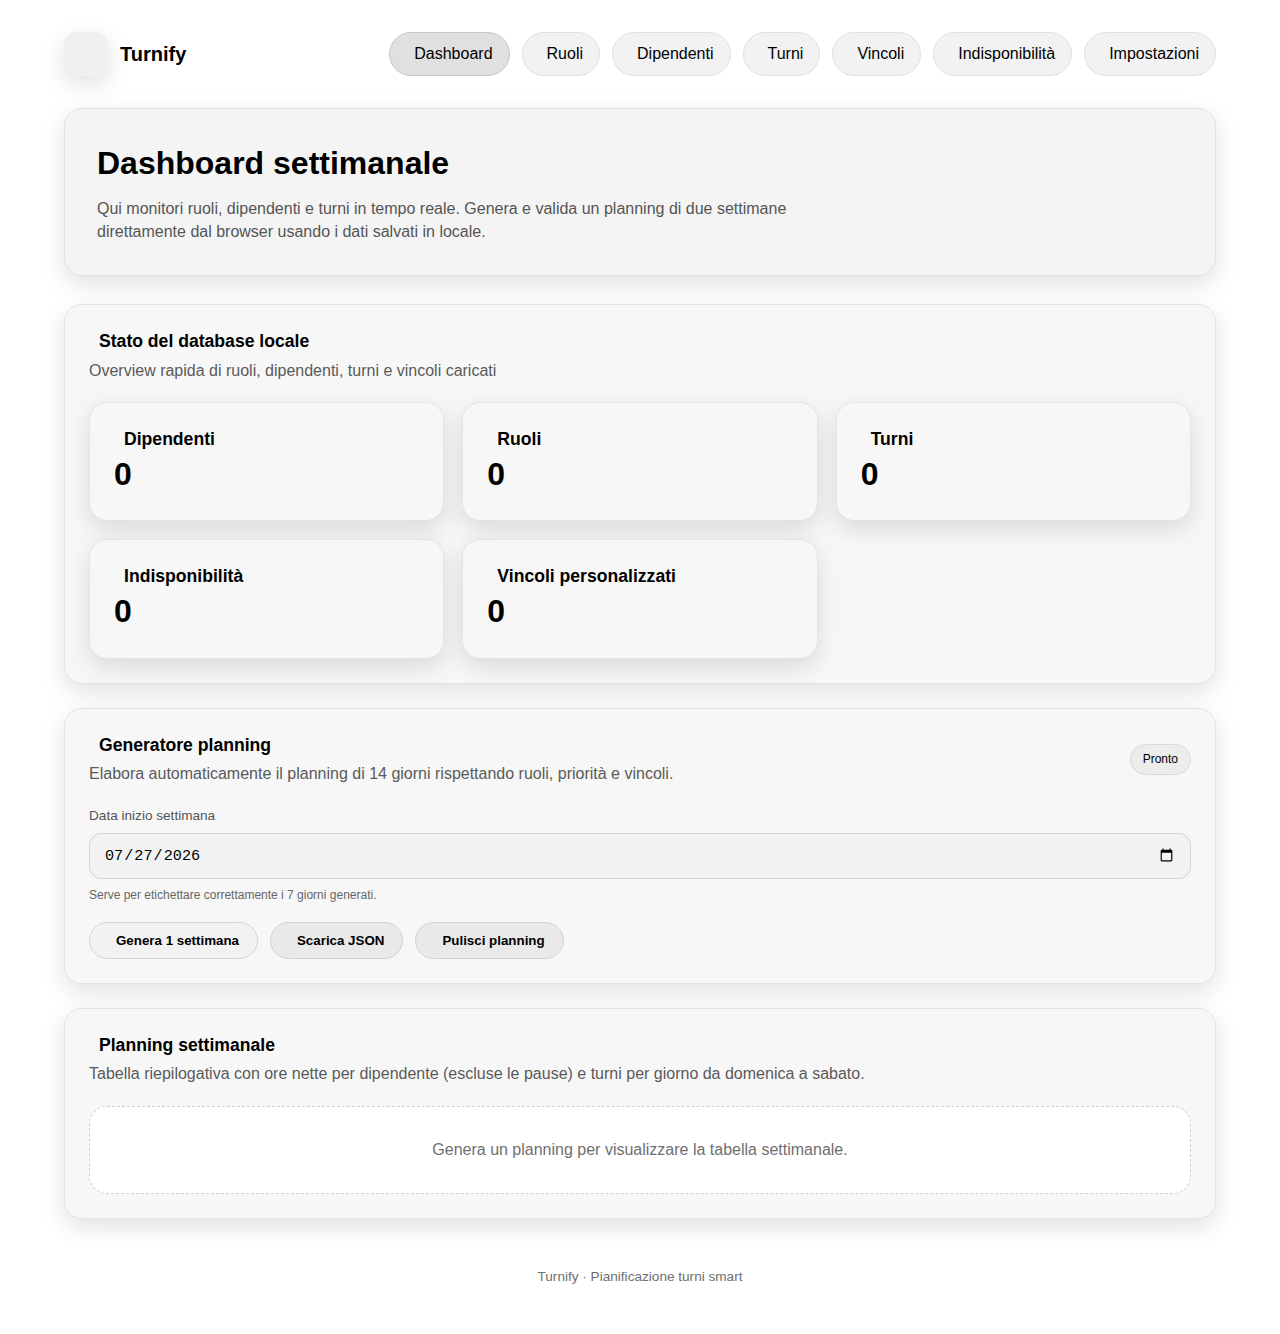
<file: index.html>
<!DOCTYPE html>
<html lang="it">

<head>
	<meta charset="UTF-8" />
	<meta name="viewport" content="width=device-width, initial-scale=1.0" />
	<title>Turnify | Dashboard</title>
	<link rel="stylesheet" href="https://cdnjs.cloudflare.com/ajax/libs/font-awesome/6.5.1/css/all.min.css"
		integrity="sha512-DTOQO9RWCH3ppGqcWaEA1BIZOC6xxalwEsw9c2QQeAIftl+Vegovlnee1c9QX4TctnWMn13TZye+giMm8e2LwA=="
		crossorigin="anonymous" referrerpolicy="no-referrer" />
	<link rel="stylesheet" href="css/stile.css" />
	<link rel="stylesheet" href="css/form.css" />
</head>

<body>
	<div class="app-shell">
		<header class="app-header">
			<div class="brand">
				<div class="brand-badge"><i class="fa-solid fa-rotate"></i></div>
				<span>Turnify</span>
			</div>
			<nav class="app-nav">
				<a class="nav-link active" href="index.html"><i class="fa-solid fa-table-columns"></i>Dashboard</a>
				<a class="nav-link" href="ruoli.html"><i class="fa-solid fa-layer-group"></i>Ruoli</a>
				<a class="nav-link" href="dipendenti.html"><i class="fa-solid fa-user-group"></i>Dipendenti</a>
				<a class="nav-link" href="turni.html"><i class="fa-solid fa-business-time"></i>Turni</a>
				<a class="nav-link" href="vincoli.html"><i class="fa-solid fa-scale-balanced"></i>Vincoli</a>
				<a class="nav-link" href="indisponibilità.html"><i class="fa-solid fa-calendar-times"></i>Indisponibilità</a>
				<a class="nav-link" href="impostazioni.html"><i class="fa-solid fa-gear"></i>Impostazioni</a>
			</nav>
		</header>

		<main class="page-content">
			<section class="page-hero">
				<h1>Dashboard settimanale</h1>
				<p>Qui monitori ruoli, dipendenti e turni in tempo reale. Genera e valida un planning di due settimane
					direttamente dal browser usando i dati salvati in locale.</p>
			</section>

			<section class="page-body" id="dashboardRoot">
				<div class="app-message hidden" id="dashboardMessage"></div>
				<div class="card">
					<div class="card-header">
						<div>
							<p class="card-title"><i class="fa-solid fa-chart-pie"></i>Stato del database locale</p>
							<p class="card-description">Overview rapida di ruoli, dipendenti, turni e vincoli caricati</p>
						</div>
					</div>
					<div class="grid three-columns" id="dashboardMetrics"></div>
				</div>

				<div class="card">
					<div class="card-header">
						<div>
							<p class="card-title"><i class="fa-solid fa-calendar-week"></i>Generatore planning</p>
							<p class="card-description">Elabora automaticamente il planning di 14 giorni rispettando ruoli, priorità e
								vincoli.</p>
						</div>
						<div class="chip" id="planningStatus">Pronto</div>
					</div>

					<div class="form-grid one-column">
						<div class="form-field">
							<label for="planningStart">Data inizio settimana</label>
							<input type="date" id="planningStart" />
							<p class="helper-text">Serve per etichettare correttamente i 7 giorni generati.</p>
						</div>
					</div>

					<div class="form-actions">
						<button class="button" id="generatePlanning"><i class="fa-solid fa-bolt"></i>Genera 1 settimana</button>
						<button class="button secondary" id="downloadPlanning"><i class="fa-solid fa-file-arrow-down"></i>Scarica
							JSON</button>
						<button class="button secondary" id="clearPlanning"><i class="fa-solid fa-trash"></i>Pulisci planning</button>
					</div>
				</div>

				<div class="card">
					<div class="card-header">
						<div>
							<p class="card-title"><i class="fa-solid fa-grid-2"></i>Planning settimanale</p>
							<p class="card-description">Tabella riepilogativa con ore nette per dipendente (escluse le pause) e turni per
								giorno da domenica a sabato.</p>
						</div>
					</div>
					<div id="planningMatrix" class="grid"></div>
				</div>
			</section>
		</main>

		<footer>Turnify · Pianificazione turni smart</footer>
	</div>

	<script src="js/planning.js" defer></script>
	<script src="js/index.js" defer></script>
</body>

</html>
</file>
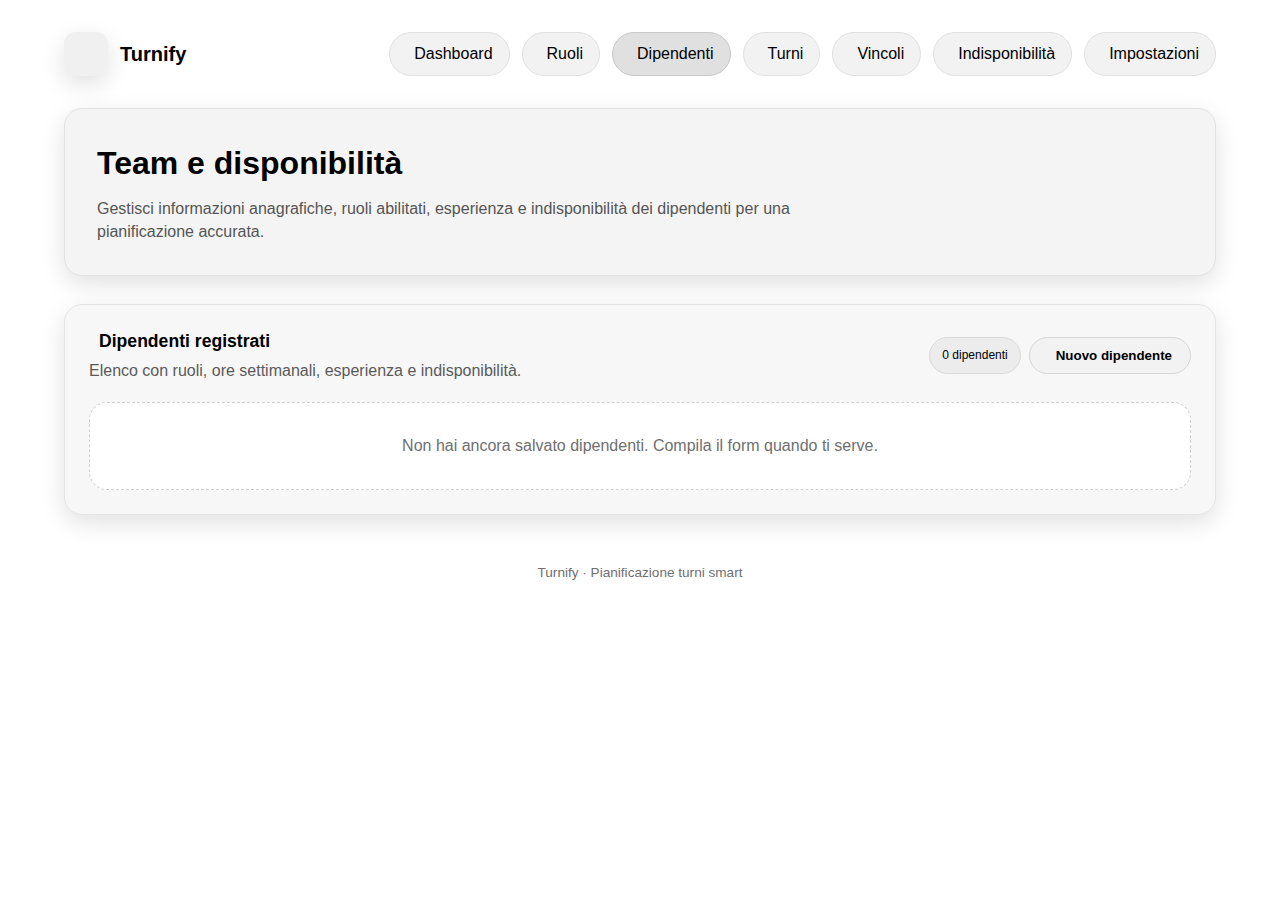
<file: dipendenti.html>
<!DOCTYPE html>
<html lang="it">

<head>
	<meta charset="UTF-8" />
	<meta name="viewport" content="width=device-width, initial-scale=1.0" />
	<title>Turnify | Gestione Dipendenti</title>
	<link rel="stylesheet" href="https://cdnjs.cloudflare.com/ajax/libs/font-awesome/6.5.1/css/all.min.css"
		integrity="sha512-DTOQO9RWCH3ppGqcWaEA1BIZOC6xxalwEsw9c2QQeAIftl+Vegovlnee1c9QX4TctnWMn13TZye+giMm8e2LwA=="
		crossorigin="anonymous" referrerpolicy="no-referrer" />
	<link rel="stylesheet" href="css/stile.css" />
	<link rel="stylesheet" href="css/form.css" />
</head>

<body>
	<div class="app-shell">
		<header class="app-header">
			<div class="brand">
				<div class="brand-badge"><i class="fa-solid fa-rotate"></i></div>
				<span>Turnify</span>
			</div>
			<nav class="app-nav">
				<a class="nav-link" href="index.html"><i class="fa-solid fa-table-columns"></i>Dashboard</a>
				<a class="nav-link" href="ruoli.html"><i class="fa-solid fa-layer-group"></i>Ruoli</a>
				<a class="nav-link active" href="dipendenti.html"><i class="fa-solid fa-user-group"></i>Dipendenti</a>
				<a class="nav-link" href="turni.html"><i class="fa-solid fa-business-time"></i>Turni</a>
				<a class="nav-link" href="vincoli.html"><i class="fa-solid fa-scale-balanced"></i>Vincoli</a>
				<a class="nav-link" href="indisponibilità.html"><i class="fa-solid fa-calendar-times"></i>Indisponibilità</a>
				<a class="nav-link" href="impostazioni.html"><i class="fa-solid fa-gear"></i>Impostazioni</a>
			</nav>
		</header>

		<main class="page-content">
			<section class="page-hero">
				<h1>Team e disponibilità</h1>
				<p>Gestisci informazioni anagrafiche, ruoli abilitati, esperienza e indisponibilità dei dipendenti per una
					pianificazione accurata.</p>
			</section>

			<section class="page-body">
				<div class="app-message hidden" id="employeesMessage"></div>
				<div class="card">
					<div class="card-header">
						<div>
							<p class="card-title"><i class="fa-solid fa-users"></i>Dipendenti registrati</p>
							<p class="card-description">Elenco con ruoli, ore settimanali, esperienza e indisponibilità.</p>
						</div>
						<div class="list-inline">
							<div class="chip" id="employeeCounter">0 dipendenti</div>
							<button class="button" id="openEmployeeForm"><i class="fa-solid fa-plus"></i>Nuovo dipendente</button>
						</div>
					</div>
					<div id="employeeList" class="grid"></div>
					<div id="employeeEmptyState" class="empty-state">
						<i class="fa-solid fa-user-group"></i>
						<p>Non hai ancora salvato dipendenti. Compila il form quando ti serve.</p>
					</div>
				</div>

				<div id="employeeFormPanel" class="form-panel hidden">
					<div class="form-card">
						<h2><i class="fa-solid fa-user-plus"></i>Gestisci dipendente</h2>
						<div id="employeeForm"></div>
					</div>
				</div>
			</section>
		</main>

		<footer>Turnify · Pianificazione turni smart</footer>
	</div>

	<script src="js/dipendenti.js" defer></script>
</body>

</html>
</file>
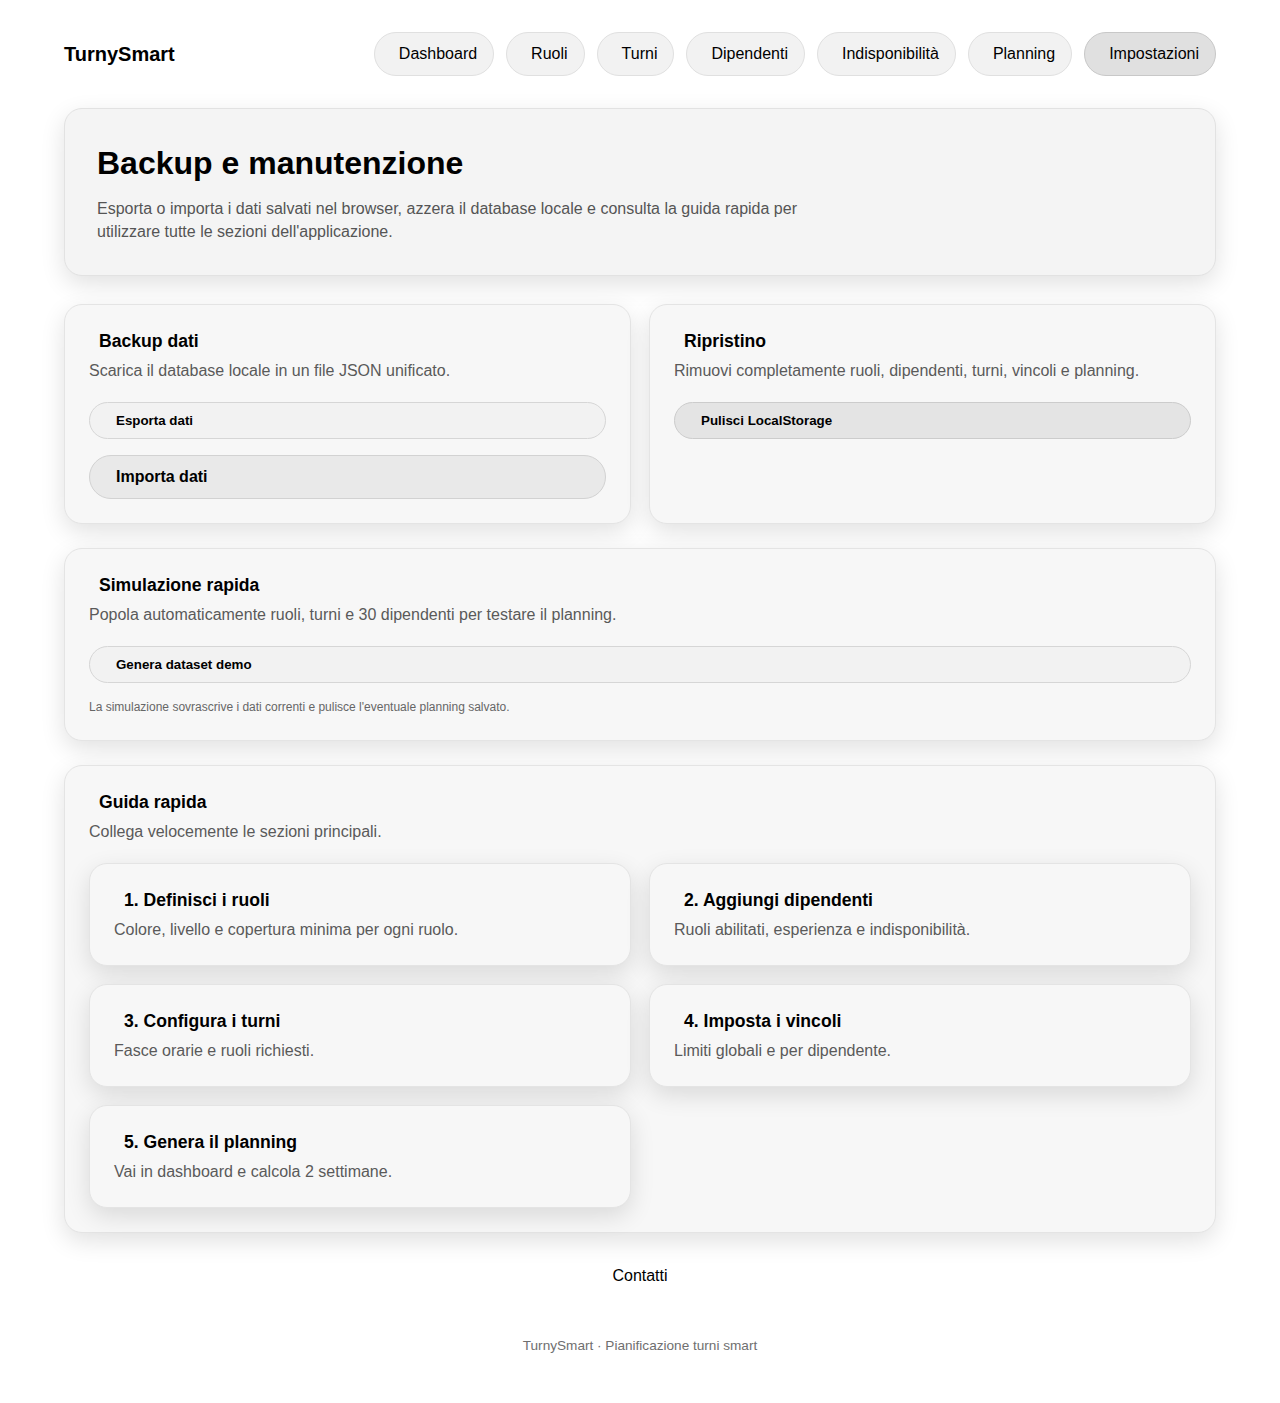
<file: impostazioni.html>
<!DOCTYPE html>
<html lang="it">

<head>
	<meta charset="UTF-8" />
	<meta name="viewport" content="width=device-width, initial-scale=1.0" />
	<title>TurnySmart | Impostazioni &amp; Backup</title>
	<link rel="stylesheet" href="https://cdnjs.cloudflare.com/ajax/libs/font-awesome/6.5.1/css/all.min.css"
		integrity="sha512-DTOQO9RWCH3ppGqcWaEA1BIZOC6xxalwEsw9c2QQeAIftl+Vegovlnee1c9QX4TctnWMn13TZye+giMm8e2LwA=="
		crossorigin="anonymous" referrerpolicy="no-referrer" />
	<link rel="stylesheet" href="css/stile.css" />
	<link rel="stylesheet" href="css/form.css" />
	<link rel="icon" type="image/png" href="icons/favicon-96x96.png" sizes="96x96" />
	<link rel="icon" type="image/svg+xml" href="icons/favicon.svg" />
	<link rel="shortcut icon" href="icons/favicon.ico" />
	<link rel="apple-touch-icon" sizes="180x180" href="icons/apple-touch-icon.png" />
	<meta name="apple-mobile-web-app-title" content="TurnySmart" />
	<link rel="manifest" href="icons/site.webmanifest" />
</head>

<body>
	<div class="app-shell">
		<header class="app-header">
			<div class="brand">
				<span>TurnySmart</span>
			</div>
			<nav class="app-nav">
				<a class="nav-link" href="index.html"><i class="fa-solid fa-table-columns"></i>Dashboard</a>
				<a class="nav-link" href="ruoli.html"><i class="fa-solid fa-layer-group"></i>Ruoli</a>
				<a class="nav-link" href="turni.html"><i class="fa-solid fa-business-time"></i>Turni</a>
				<a class="nav-link" href="dipendenti.html"><i class="fa-solid fa-user-group"></i>Dipendenti</a>
				<a class="nav-link" href="indisponibilità.html"><i
						class="fa-solid fa-calendar-times"></i>Indisponibilità</a>
				<a class="nav-link" href="planning.html"><i class="fa-solid fa-calendar-check"></i>Planning</a>
				<a class="nav-link active" href="impostazioni.html"><i class="fa-solid fa-gear"></i>Impostazioni</a>
			</nav>
		</header>

		<main class="page-content">
			<section class="page-hero">
				<h1>Backup e manutenzione</h1>
				<p>Esporta o importa i dati salvati nel browser, azzera il database locale e consulta la guida rapida
					per
					utilizzare tutte le sezioni dell'applicazione.</p>
			</section>

			<section class="page-body">
				<div class="app-message hidden" id="settingsMessage"></div>
				<div class="grid two-columns">
					<div class="card">
						<div class="card-header">
							<div>
								<p class="card-title"><i class="fa-solid fa-file-export"></i>Backup dati</p>
								<p class="card-description">Scarica il database locale in un file JSON unificato.</p>
							</div>
						</div>
						<div class="form-grid">
							<button class="button" id="exportData"><i class="fa-solid fa-file-arrow-down"></i>Esporta
								dati</button>
							<label class="button secondary" for="importData">
								<i class="fa-solid fa-file-arrow-up"></i>
								Importa dati
							</label>
							<input type="file" id="importData" accept="application/json" hidden />
						</div>
					</div>

					<div class="card">
						<div class="card-header">
							<div>
								<p class="card-title"><i class="fa-solid fa-trash"></i>Ripristino</p>
								<p class="card-description">Rimuovi completamente ruoli, dipendenti, turni, vincoli e
									planning.</p>
							</div>
						</div>
						<div class="form-grid">
							<button class="button danger" id="resetAll"><i
									class="fa-solid fa-triangle-exclamation"></i>Pulisci
								LocalStorage</button>
						</div>
					</div>
				</div>

				<div class="card">
					<div class="card-header">
						<div>
							<p class="card-title"><i class="fa-solid fa-wand-magic-sparkles"></i>Simulazione rapida</p>
							<p class="card-description">Popola automaticamente ruoli, turni e 30 dipendenti per testare
								il planning.</p>
						</div>
					</div>
					<div class="form-grid">
						<button class="button" id="seedSimulation"><i class="fa-solid fa-meteor"></i>Genera dataset
							demo</button>
						<p class="helper-text">La simulazione sovrascrive i dati correnti e pulisce l'eventuale planning
							salvato.</p>
					</div>
				</div>

				<div class="card">
					<div class="card-header">
						<div>
							<p class="card-title"><i class="fa-solid fa-compass"></i>Guida rapida</p>
							<p class="card-description">Collega velocemente le sezioni principali.</p>
						</div>
					</div>
					<div id="guideQuickLinks" class="grid two-columns"></div>
				</div>
			</section>
		</main>

		<div style="display:flex;justify-content:center;margin:2rem 0;">
			<a href="https://pecoraroamal.github.io/Personal-Website/contatti.html" target="_blank" class="contact-btn">
				<i class="fa-solid fa-envelope"></i> Contatti
			</a>
		</div>
		<footer>TurnySmart · Pianificazione turni smart</footer>
	</div>
	<script src="js/impostazioni.js" defer></script>
</body>
</html>
</file>
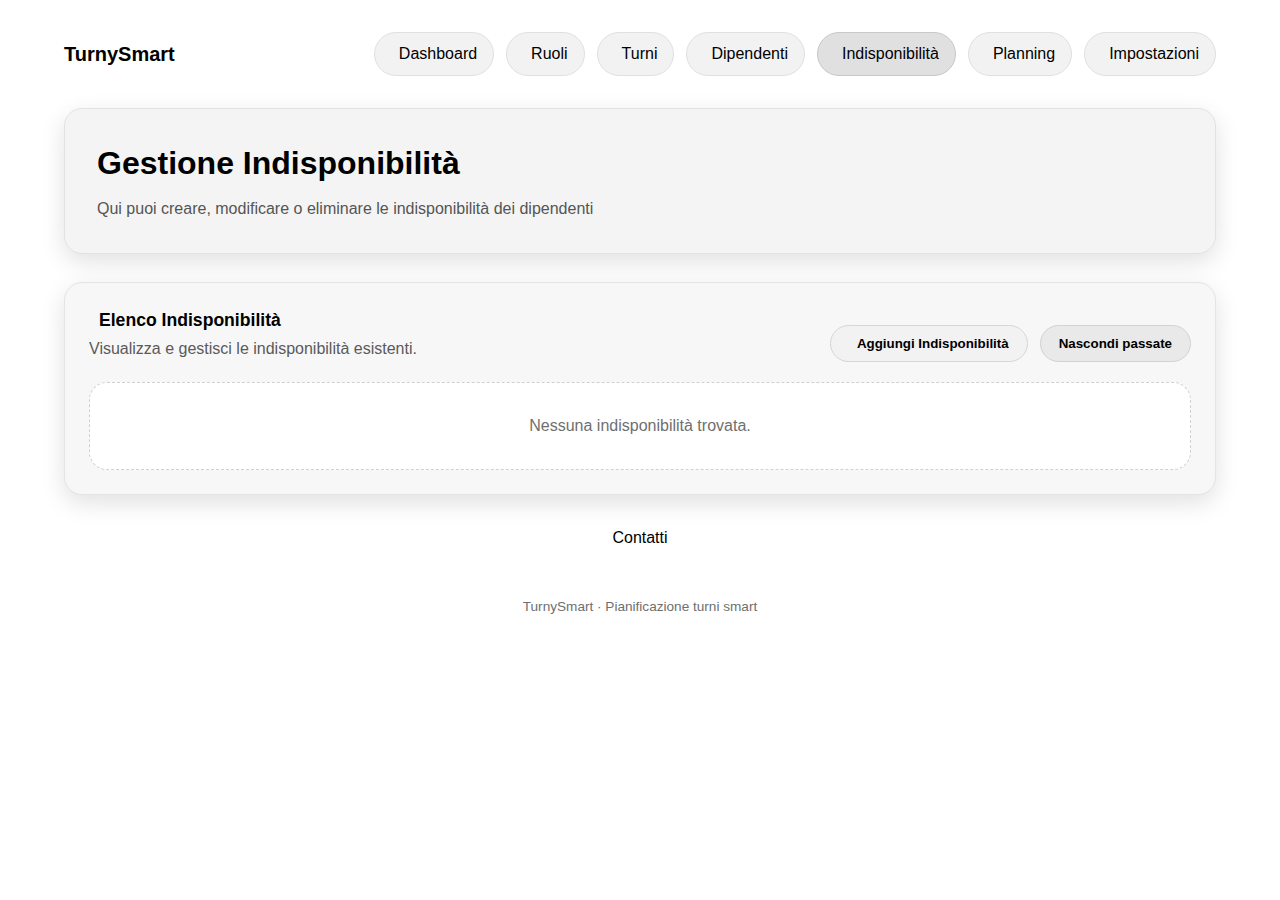
<file: indisponibilità.html>
<!DOCTYPE html>
<html lang="it">

<head>
	<meta charset="UTF-8" />
	<meta name="viewport" content="width=device-width, initial-scale=1.0" />
	<title>TurnySmart | Indisponibilità</title>
	<link rel="stylesheet" href="https://cdnjs.cloudflare.com/ajax/libs/font-awesome/6.5.1/css/all.min.css"
		integrity="sha512-DTOQO9RWCH3ppGqcWaEA1BIZOC6xxalwEsw9c2QQeAIftl+Vegovlnee1c9QX4TctnWMn13TZye+giMm8e2LwA=="
		crossorigin="anonymous" referrerpolicy="no-referrer" />
	<link rel="stylesheet" href="css/stile.css" />
	<link rel="stylesheet" href="css/form.css" />
	<link rel="icon" type="image/png" href="icons/favicon-96x96.png" sizes="96x96" />
	<link rel="icon" type="image/svg+xml" href="icons/favicon.svg" />
	<link rel="shortcut icon" href="icons/favicon.ico" />
	<link rel="apple-touch-icon" sizes="180x180" href="icons/apple-touch-icon.png" />
	<meta name="apple-mobile-web-app-title" content="TurnySmart" />
	<link rel="manifest" href="icons/site.webmanifest" />
</head>

<body>
	<div class="app-shell">
		<header class="app-header">
			<div class="brand">
				<span>TurnySmart</span>
			</div>
			<nav class="app-nav">
				<a class="nav-link" href="index.html"><i class="fa-solid fa-table-columns"></i>Dashboard</a>
				<a class="nav-link" href="ruoli.html"><i class="fa-solid fa-layer-group"></i>Ruoli</a>
				<a class="nav-link" href="turni.html"><i class="fa-solid fa-business-time"></i>Turni</a>
				<a class="nav-link" href="dipendenti.html"><i class="fa-solid fa-user-group"></i>Dipendenti</a>
				<a class="nav-link active" href="indisponibilità.html"><i
						class="fa-solid fa-calendar-times"></i>Indisponibilità</a>
				<a class="nav-link" href="planning.html"><i class="fa-solid fa-calendar-check"></i>Planning</a>
				<a class="nav-link" href="impostazioni.html"><i class="fa-solid fa-gear"></i>Impostazioni</a>
			</nav>
		</header>

		<main class="page-content">
			<section class="page-hero">
				<h1>Gestione Indisponibilità</h1>
				<p>Qui puoi creare, modificare o eliminare le indisponibilità dei dipendenti</p>
			</section>

			<section class="page-body">
				<div class="app-message hidden" id="message"></div>

				<div class="card">
					<div class="card-header">
						<div>
							<p class="card-title"><i class="fa-solid fa-list"></i>Elenco Indisponibilità</p>
							<p class="card-description">Visualizza e gestisci le indisponibilità esistenti.</p>
						</div>
						<div class="form-actions">
							<button class="button" id="addBtn"><i class="fa-solid fa-plus"></i>Aggiungi
								Indisponibilità</button>
							<button class="button secondary" id="togglePastBtn">Nascondi passate</button>
						</div>
					</div>

					<div id="indisponibilitaList" class="grid"></div>
				</div>
			</section>
		</main>

		<div style="display:flex;justify-content:center;margin:2rem 0;">
			<a href="https://pecoraroamal.github.io/Personal-Website/contatti.html" target="_blank" class="contact-btn">
				<i class="fa-solid fa-envelope"></i> Contatti
			</a>
		</div>
		<footer>TurnySmart · Pianificazione turni smart</footer>
</body>

<div class="modal-overlay hidden" id="formModal">
	<div class="modal-dialog">
		<div class="card">
			<div class="card-header">
				<div>
					<p class="card-title"><i class="fa-solid fa-plus"></i>Aggiungi/Modifica Indisponibilità</p>
					<p class="card-description">Compila il form per creare una nuova indisponibilità o modificarne una
						esistente.</p>
				</div>
			</div>

			<form id="indisponibilitaForm" class="form-grid two-columns">
				<div class="form-field">
					<label for="dipendente">Dipendente</label>
					<select id="dipendente" required>
						<option value="">Seleziona dipendente</option>
					</select>
				</div>

				<div class="form-field">
					<label for="tipo">Tipo di Indisponibilità</label>
					<select id="tipo" required>
						<option value="">Seleziona tipo</option>
						<option value="ferie">Ferie</option>
						<option value="permessi">Permessi</option>
						<option value="malattia">Malattia</option>
						<option value="indisponibilità">Indisponibilità</option>
					</select>
				</div>

				<div class="form-field">
					<label for="dataInizio">Data Inizio</label>
					<input type="date" id="dataInizio" required />
				</div>

				<div class="form-field">
					<label for="oraInizio">Ora Inizio (opzionale)</label>
					<input type="time" id="oraInizio" />
				</div>

				<div class="form-field">
					<label for="dataFine">Data Fine</label>
					<input type="date" id="dataFine" required />
				</div>

				<div class="form-field">
					<label for="oraFine">Ora Fine (opzionale)</label>
					<input type="time" id="oraFine" />
				</div>

				<div class="form-field full-width">
					<label for="note">Note (opzionale)</label>
					<textarea id="note" rows="3"></textarea>
				</div>

				<div class="form-actions full-width">
					<button type="submit" class="button"><i class="fa-solid fa-save"></i>Salva</button>
					<button type="button" id="cancelBtn" class="button secondary"><i
							class="fa-solid fa-times"></i>Annulla</button>
				</div>
			</form>
		</div>
	</div>
</div>
</div>

<script src="js/indisponibilità.js"></script>
</html>
</file>
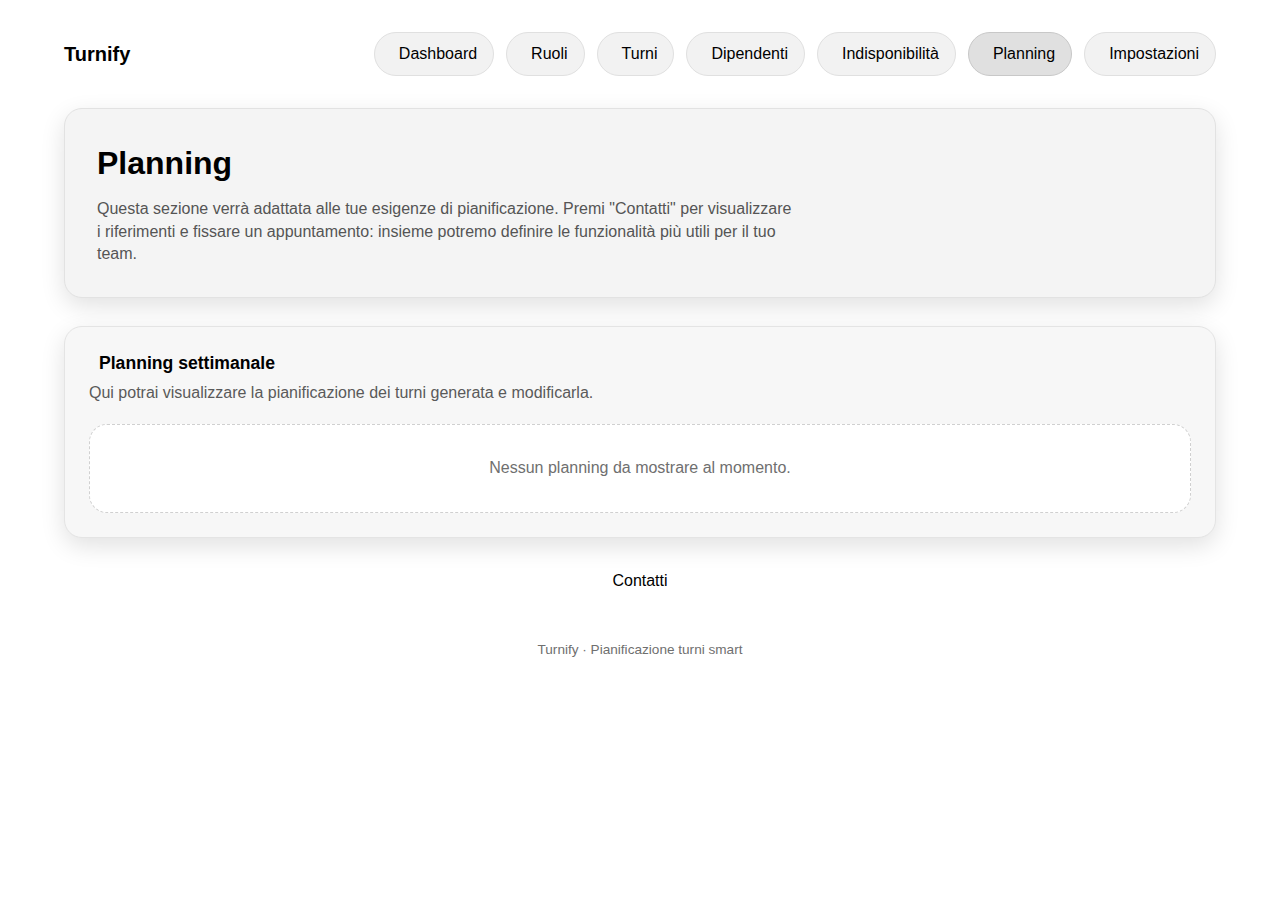
<file: planning.html>
<!DOCTYPE html>
<html lang="it">

<head>
    <meta charset="UTF-8" />
    <meta name="viewport" content="width=device-width, initial-scale=1.0" />
    <title>Turnify | Planning</title>
    <link rel="stylesheet" href="https://cdnjs.cloudflare.com/ajax/libs/font-awesome/6.5.1/css/all.min.css"
        integrity="sha512-DTOQO9RWCH3ppGqcWaEA1BIZOC6xxalwEsw9c2QQeAIftl+Vegovlnee1c9QX4TctnWMn13TZye+giMm8e2LwA=="
        crossorigin="anonymous" referrerpolicy="no-referrer" />
    <link rel="stylesheet" href="css/stile.css" />
    <link rel="stylesheet" href="css/form.css" />
	<link rel="icon" type="image/png" href="icons/favicon-96x96.png" sizes="96x96" />
	<link rel="icon" type="image/svg+xml" href="icons/favicon.svg" />
	<link rel="shortcut icon" href="icons/favicon.ico" />
	<link rel="apple-touch-icon" sizes="180x180" href="icons/apple-touch-icon.png" />
	<meta name="apple-mobile-web-app-title" content="Turnify" />
	<link rel="manifest" href="icons/site.webmanifest" />
</head>

<body>
    <div class="app-shell">
        <header class="app-header">
            <div class="brand">
                <span>Turnify</span>
            </div>
            <nav class="app-nav">
                <a class="nav-link" href="index.html"><i class="fa-solid fa-table-columns"></i>Dashboard</a>
                <a class="nav-link" href="ruoli.html"><i class="fa-solid fa-layer-group"></i>Ruoli</a>
                <a class="nav-link" href="turni.html"><i class="fa-solid fa-business-time"></i>Turni</a>
                <a class="nav-link" href="dipendenti.html"><i class="fa-solid fa-user-group"></i>Dipendenti</a>
                <a class="nav-link" href="indisponibilità.html"><i
                        class="fa-solid fa-calendar-times"></i>Indisponibilità</a>
                <a class="nav-link active" href="planning.html"><i class="fa-solid fa-calendar-check"></i>Planning</a>
                <a class="nav-link" href="impostazioni.html"><i class="fa-solid fa-gear"></i>Impostazioni</a>
            </nav>
        </header>
        <main class="page-content">
            <section class="page-hero">
                <h1>Planning</h1>
                <p>Questa sezione verrà adattata alle tue esigenze di pianificazione. Premi "Contatti" per visualizzare i riferimenti e fissare un appuntamento: insieme potremo definire le funzionalità più utili per il tuo team.</p>
            </section>
            <section class="page-body">
                <div class="card">
                    <div class="card-header">
                        <div>
                            <p class="card-title"><i class="fa-solid fa-calendar-check"></i>Planning settimanale</p>
                            <p class="card-description">Qui potrai visualizzare la pianificazione dei turni generata e modificarla.</p>
                        </div>
                    </div>
                    <div class="empty-state">
                        <p>Nessun planning da mostrare al momento.</p>
                    </div>
                </div>
            </section>
        </main>
        <div style="display:flex;justify-content:center;margin:2rem 0;">
            <a href="https://pecoraroamal.github.io/Personal-Website/contatti.html" target="_blank" class="contact-btn">
                <i class="fa-solid fa-envelope"></i> Contatti
            </a>
        </div>
        <footer>Turnify · Pianificazione turni smart</footer>
    </div>
</body>

</html>
</file>
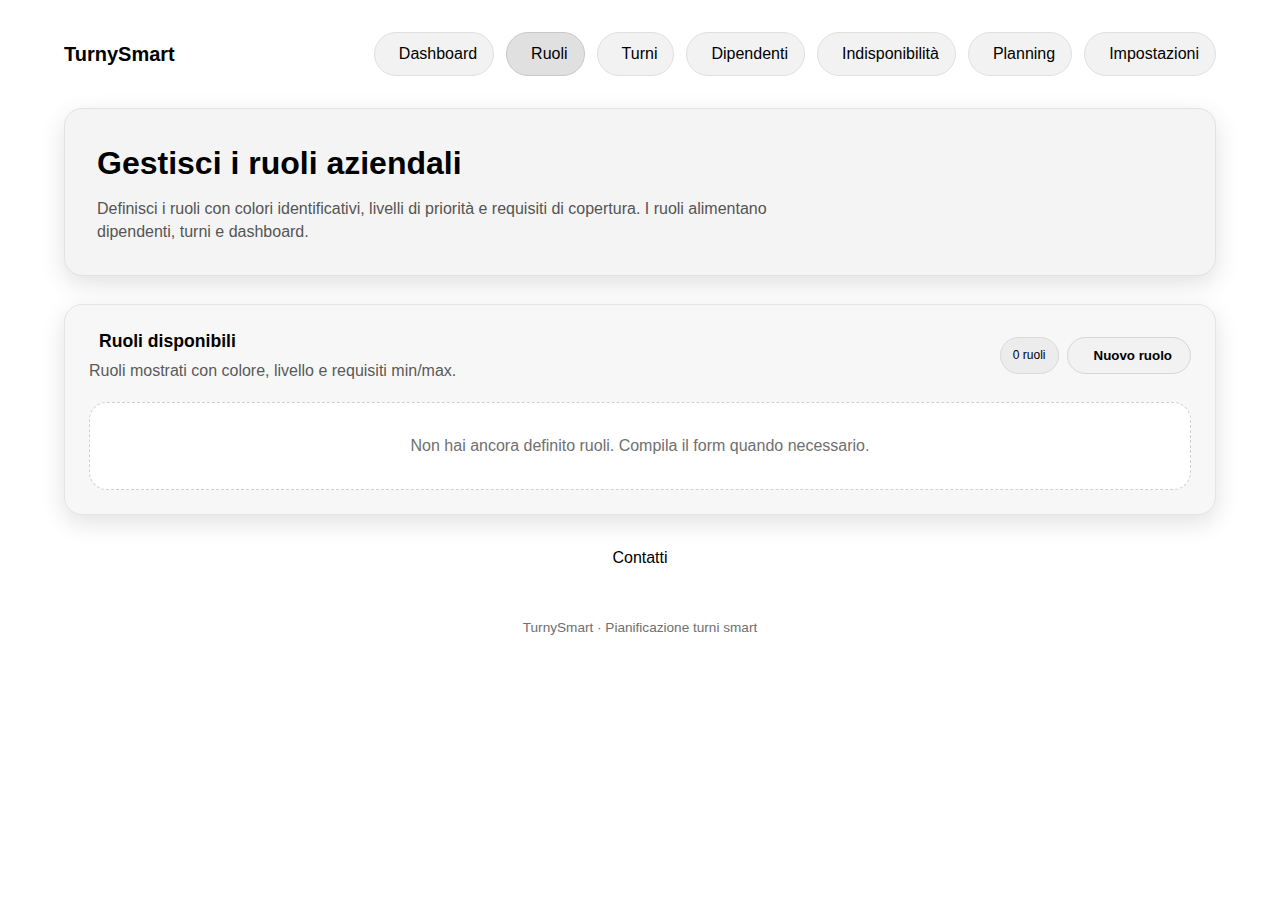
<file: ruoli.html>
<!DOCTYPE html>
<html lang="it">

<head>
	<meta charset="UTF-8" />
	<meta name="viewport" content="width=device-width, initial-scale=1.0" />
	<title>TurnySmart | Gestione Ruoli</title>
	<link rel="stylesheet" href="https://cdnjs.cloudflare.com/ajax/libs/font-awesome/6.5.1/css/all.min.css"
		integrity="sha512-DTOQO9RWCH3ppGqcWaEA1BIZOC6xxalwEsw9c2QQeAIftl+Vegovlnee1c9QX4TctnWMn13TZye+giMm8e2LwA=="
		crossorigin="anonymous" referrerpolicy="no-referrer" />
	<link rel="stylesheet" href="css/stile.css" />
	<link rel="stylesheet" href="css/form.css" />
	<link rel="icon" type="image/png" href="icons/favicon-96x96.png" sizes="96x96" />
	<link rel="icon" type="image/svg+xml" href="icons/favicon.svg" />
	<link rel="shortcut icon" href="icons/favicon.ico" />
	<link rel="apple-touch-icon" sizes="180x180" href="icons/apple-touch-icon.png" />
	<meta name="apple-mobile-web-app-title" content="TurnySmart" />
	<link rel="manifest" href="icons/site.webmanifest" />
</head>

<body>
	<div class="app-shell">
		<header class="app-header">
			<div class="brand">
				<span>TurnySmart</span>
			</div>
			<nav class="app-nav">
				<a class="nav-link" href="index.html"><i class="fa-solid fa-table-columns"></i>Dashboard</a>
				<a class="nav-link active" href="ruoli.html"><i class="fa-solid fa-layer-group"></i>Ruoli</a>
				<a class="nav-link" href="turni.html"><i class="fa-solid fa-business-time"></i>Turni</a>
				<a class="nav-link" href="dipendenti.html"><i class="fa-solid fa-user-group"></i>Dipendenti</a>
				<a class="nav-link" href="indisponibilità.html"><i
						class="fa-solid fa-calendar-times"></i>Indisponibilità</a>
				<a class="nav-link" href="planning.html"><i class="fa-solid fa-calendar-check"></i>Planning</a>
				<a class="nav-link" href="impostazioni.html"><i class="fa-solid fa-gear"></i>Impostazioni</a>
			</nav>
		</header>

		<main class="page-content">
			<section class="page-hero">
				<h1>Gestisci i ruoli aziendali</h1>
				<p>Definisci i ruoli con colori identificativi, livelli di priorità e requisiti di copertura. I ruoli
					alimentano
					dipendenti, turni e dashboard.</p>
			</section>

			<section class="page-body">
				<div class="app-message hidden" id="rolesMessage"></div>
				<div class="card">
					<div class="card-header">
						<div>
							<p class="card-title"><i class="fa-solid fa-layer-group"></i>Ruoli disponibili</p>
							<p class="card-description">Ruoli mostrati con colore, livello e requisiti min/max.</p>
						</div>
						<div class="list-inline">
							<div class="chip" id="roleCounter">0 ruoli</div>
							<button class="button" id="openRoleForm"><i class="fa-solid fa-plus"></i>Nuovo
								ruolo</button>
						</div>
					</div>
					<div id="roleList" class="grid"></div>
					<div id="roleEmptyState" class="empty-state">
						<i class="fa-solid fa-layer-group"></i>
						<p>Non hai ancora definito ruoli. Compila il form quando necessario.</p>
					</div>
				</div>

				<div id="roleFormPanel" class="form-panel hidden">
					<div class="form-card">
						<h2><i class="fa-solid fa-pen-ruler"></i>Gestisci ruolo</h2>
						<div id="roleForm"></div>
					</div>
				</div>
			</section>
		</main>

		<div style="display:flex;justify-content:center;margin:2rem 0;">
			<a href="https://pecoraroamal.github.io/Personal-Website/contatti.html" target="_blank" class="contact-btn">
				<i class="fa-solid fa-envelope"></i> Contatti
			</a>
		</div>
		<footer>TurnySmart · Pianificazione turni smart</footer>

	</div>

	<script src="js/index.js"></script>
	<script src="js/ruoli.js" defer></script>
</body>

</html>
</file>
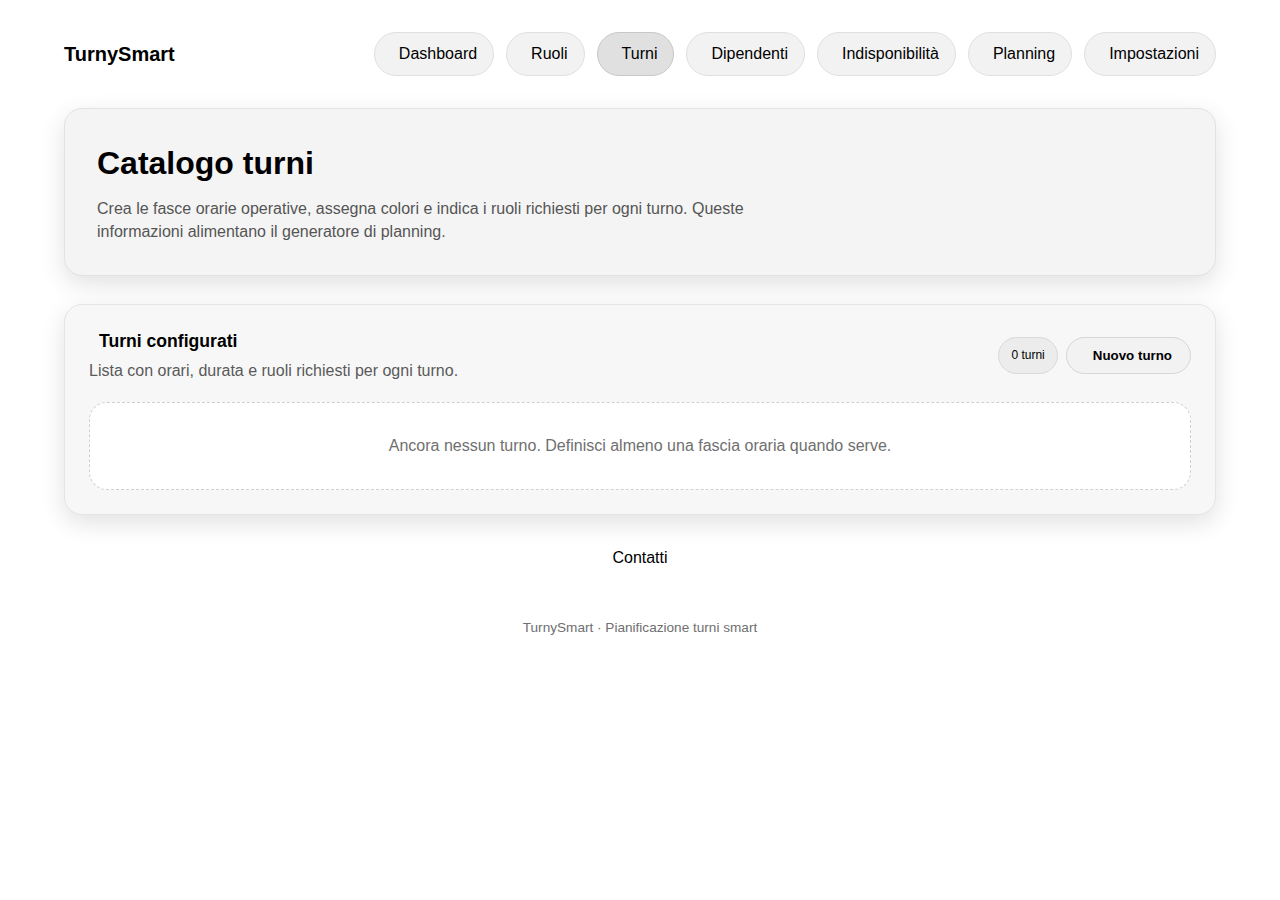
<file: turni.html>
<!DOCTYPE html>
<html lang="it">

<head>
	<meta charset="UTF-8" />
	<meta name="viewport" content="width=device-width, initial-scale=1.0" />
	<title>TurnySmart | Gestione Turni</title>
	<link rel="stylesheet" href="https://cdnjs.cloudflare.com/ajax/libs/font-awesome/6.5.1/css/all.min.css"
		integrity="sha512-DTOQO9RWCH3ppGqcWaEA1BIZOC6xxalwEsw9c2QQeAIftl+Vegovlnee1c9QX4TctnWMn13TZye+giMm8e2LwA=="
		crossorigin="anonymous" referrerpolicy="no-referrer" />
	<link rel="stylesheet" href="css/stile.css" />
	<link rel="stylesheet" href="css/form.css" />
	<link rel="icon" type="image/png" href="icons/favicon-96x96.png" sizes="96x96" />
	<link rel="icon" type="image/svg+xml" href="icons/favicon.svg" />
	<link rel="shortcut icon" href="icons/favicon.ico" />
	<link rel="apple-touch-icon" sizes="180x180" href="icons/apple-touch-icon.png" />
	<meta name="apple-mobile-web-app-title" content="TurnySmart" />
	<link rel="manifest" href="icons/site.webmanifest" />
</head>

<body>
	<div class="app-shell">
		<header class="app-header">
			<div class="brand">
				<span>TurnySmart</span>
			</div>
			<nav class="app-nav">
				<a class="nav-link" href="index.html"><i class="fa-solid fa-table-columns"></i>Dashboard</a>
				<a class="nav-link" href="ruoli.html"><i class="fa-solid fa-layer-group"></i>Ruoli</a>
				<a class="nav-link active" href="turni.html"><i class="fa-solid fa-business-time"></i>Turni</a>
				<a class="nav-link" href="dipendenti.html"><i class="fa-solid fa-user-group"></i>Dipendenti</a>
				<a class="nav-link" href="indisponibilità.html"><i class="fa-solid fa-calendar-times"></i>Indisponibilità</a>
				<a class="nav-link" href="planning.html"><i class="fa-solid fa-calendar-check"></i>Planning</a>
				<a class="nav-link" href="impostazioni.html"><i class="fa-solid fa-gear"></i>Impostazioni</a>
			</nav>
		</header>

		<main class="page-content">
			<section class="page-hero">
				<h1>Catalogo turni</h1>
				<p>Crea le fasce orarie operative, assegna colori e indica i ruoli richiesti per ogni turno. Queste
					informazioni
					alimentano il generatore di planning.</p>
			</section>

			<section class="page-body">
				<div class="app-message hidden" id="shiftsMessage"></div>
				<div class="card">
					<div class="card-header">
						<div>
							<p class="card-title"><i class="fa-solid fa-calendar-day"></i>Turni configurati</p>
							<p class="card-description">Lista con orari, durata e ruoli richiesti per ogni turno.</p>
						</div>
						<div class="list-inline">
							<div class="chip" id="shiftCounter">0 turni</div>
							<button class="button" id="openShiftForm"><i class="fa-solid fa-plus"></i>Nuovo
								turno</button>
						</div>
					</div>
					<div id="shiftList" class="grid"></div>
					<div id="shiftEmptyState" class="empty-state">
						<i class="fa-solid fa-calendar-day"></i>
						<p>Ancora nessun turno. Definisci almeno una fascia oraria quando serve.</p>
					</div>
				</div>

				<div id="shiftFormPanel" class="form-panel hidden">
					<div class="form-card">
						<h2><i class="fa-solid fa-business-time"></i>Gestisci turno</h2>
						<div id="shiftForm"></div>
					</div>
				</div>
			</section>
		</main>

		<div style="display:flex;justify-content:center;margin:2rem 0;">
			<a href="https://pecoraroamal.github.io/Personal-Website/contatti.html" target="_blank" class="contact-btn">
				<i class="fa-solid fa-envelope"></i> Contatti
			</a>
		</div>
		<footer>TurnySmart · Pianificazione turni smart</footer>
	</div>

	<script src="js/turni.js" defer></script>
</body>

</html>
</file>
<file: css/stile.css>
/* Clean rebuilt stylesheet: light palette, black text */
:root { --bg-primary:#ffffff; --bg-secondary:#f5f5f5; --bg-muted:#ebebeb; --border-color:rgba(0,0,0,0.12); --text-primary:#000000; --text-inverse:#000000; --text-muted:#6f6f6f; --accent:#000000; --card-radius:18px; --transition-fast:150ms ease; --shadow-soft:0 8px 24px rgba(0,0,0,0.12); }
* { box-sizing:border-box; margin:0; padding:0; }
body { font-family:"Segoe UI", Tahoma, Geneva, Verdana, sans-serif; background:var(--bg-primary); color:var(--text-primary); min-height:100vh; line-height:1.4; -webkit-font-smoothing:antialiased; }
a { color:inherit; text-decoration:none; }
img { max-width:100%; display:block; }
.app-shell { max-width:1200px; margin:0 auto; padding:32px 24px 48px; }
.app-header { display:flex; align-items:center; justify-content:space-between; margin-bottom:32px; }
.brand { display:flex; align-items:center; gap:12px; font-weight:700; font-size:1.25rem; }
.brand-badge { width:44px; height:44px; border-radius:12px; display:grid; place-items:center; background:#f0f0f0; color:var(--text-primary); box-shadow:var(--shadow-soft); }
.app-nav { display:flex; flex-wrap:wrap; gap:12px; }
.nav-link { display:inline-flex; align-items:center; gap:8px; padding:10px 16px; border-radius:999px; background:#f2f2f2; border:1px solid #e0e0e0; color:var(--text-primary); font-weight:500; transition:var(--transition-fast); }
.nav-link i { font-size:0.95rem; }
.nav-link:hover { background:#e9e9e9; border-color:#d5d5d5; }
.nav-link.active { background:#e0e0e0; border-color:#c8c8c8; }
.page-hero { background:#f4f4f4; border:1px solid #e2e2e2; border-radius:var(--card-radius); padding:32px; margin-bottom:28px; box-shadow:var(--shadow-soft); color:var(--text-primary); }
.page-hero h1 { font-size:2rem; margin-bottom:12px; }
.page-hero p { color:#555; max-width:700px; }
.page-body { display:flex; flex-direction:column; gap:24px; }
.card { background:#f7f7f7; border:1px solid #e4e4e4; border-radius:var(--card-radius); padding:24px; box-shadow:var(--shadow-soft); color:var(--text-primary); }
.card-header { display:flex; justify-content:space-between; align-items:center; margin-bottom:20px; }
.card-title { font-size:1.1rem; font-weight:600; }
.card-title i { margin-right:10px; color:currentColor; }
.card-description { color:#5a5a5a; margin-top:6px; }
.chip { display:inline-flex; align-items:center; gap:6px; padding:6px 12px; border-radius:999px; font-size:0.75rem; background:#ececec; border:1px solid #d9d9d9; color:var(--text-primary); }
.grid { display:grid; gap:18px; }
@media (min-width:900px){ .grid.two-columns{grid-template-columns:repeat(2,minmax(0,1fr));} .grid.three-columns{grid-template-columns:repeat(3,minmax(0,1fr));} .grid.four-columns{grid-template-columns:repeat(4,minmax(0,1fr));} }
.empty-state { text-align:center; padding:32px; border:1px dashed #d0d0d0; border-radius:var(--card-radius); color:var(--text-muted); background:#ffffff; }
.empty-state i { font-size:2rem; margin-bottom:12px; color:#c2c2c2; }
.button { display:inline-flex; align-items:center; gap:8px; border:1px solid #d6d6d6; border-radius:999px; padding:10px 18px; font-weight:600; cursor:pointer; transition:var(--transition-fast); color:var(--text-primary); background:#f2f2f2; }
.button.secondary { background:#e9e9e9; border-color:#d2d2d2; }
.button.danger { background:#e4e4e4; border-color:#ccc; }
.button:hover { background:#e8e8e8; border-color:#c7c7c7; }
.status-pill { padding:4px 10px; border-radius:999px; font-size:0.7rem; font-weight:600; background:#ededed; color:var(--text-primary); }
.status-pill.ok { background:#ededed; }
.status-pill.warning { background:#e9e9e9; }
.status-pill.danger { background:#d9d9d9; }
.tag { display:inline-flex; align-items:center; gap:6px; font-size:0.7rem; background:#ededed; color:var(--text-primary); padding:4px 8px; border-radius:999px; border:1px solid #d8d8d8; }
.table { width:100%; border-collapse:collapse; }
.table thead { text-align:left; color:var(--text-primary); font-size:0.85rem; }
.table th, .table td { padding:12px 0; border-bottom:1px solid rgba(0,0,0,0.1); }
.table-wrapper { overflow-x:auto; background:#ffffff; border-radius:var(--card-radius); padding:16px; margin-top:16px; color:var(--text-primary); border:1px solid rgba(0,0,0,0.08); }
.table td:last-child, .table th:last-child { text-align:right; }
.matrix-week { margin-bottom:20px; padding-bottom:12px; border-bottom:1px solid #d8d8d8; }
.matrix-week:last-child { border-bottom:none; margin-bottom:0; padding-bottom:0; }
.matrix-week .table th, .matrix-week .table td { padding:10px 8px; }
.planning-cell-tag { display:block; padding:6px 10px; border-radius:10px; background:#f0f0f0; margin-bottom:6px; font-size:0.8rem; border:1px solid #e0e0e0; }
.planning-cell-tag:last-child { margin-bottom:0; }
.role-pill, .shift-pill { display:inline-flex; align-items:center; gap:6px; padding:6px 12px; border-radius:999px; font-weight:600; font-size:0.75rem; background:#ececec; border:1px solid #dcdcdc; }
.role-pill::before, .shift-pill::before { content:""; width:10px; height:10px; border-radius:50%; background:var(--dot-color,currentColor); }
.role-inline { display:inline-flex; align-items:center; padding:4px 10px; border-radius:999px; background:#f7f7f7; border:1px solid #e4e4e4; font-size:0.7rem; margin:0 6px 6px 0; color:#000; }
.list-inline { display:flex; flex-wrap:wrap; gap:8px; }
.muted { color:var(--text-muted); font-size:0.9rem; }
footer { margin-top:48px; text-align:center; color:var(--text-muted); font-size:0.85rem; }
.app-message { display:block; margin-bottom:20px; padding:12px 16px; border-radius:var(--card-radius); border:1px solid #d3d3d3; background:#fafafa; color:#000; }
.app-message--success { background:#fafafa; }
.app-message--info { background:#f0f0f0; }
.app-message--warning { background:#e9e9e9; }
.app-message--error { background:#d9d9d9; color:#000; }
.hidden { display:none !important; }
.form-panel { position:fixed; top:0; left:0; width:100%; height:100%; z-index:1000; background:rgba(0,0,0,0.35); display:flex; align-items:flex-start; justify-content:center; padding:60px 24px 40px; overflow-y:auto; }
body.no-scroll { overflow:hidden; }
.confirm-overlay { position:fixed; inset:0; background:rgba(0,0,0,0.4); z-index:1200; display:flex; align-items:center; justify-content:center; padding:24px; }
.confirm-dialog { background:#f7f7f7; border:1px solid #e4e4e4; border-radius:var(--card-radius); padding:28px 24px; max-width:420px; width:100%; box-shadow:var(--shadow-soft); }
.confirm-dialog h2 { font-size:1.1rem; margin-bottom:12px; }
.confirm-dialog p { font-size:0.9rem; color:#333; margin-bottom:20px; }
.confirm-actions { display:flex; gap:12px; justify-content:flex-end; }
.confirm-actions .button { flex:0 0 auto; }
.modal-overlay { position:fixed; inset:0; background:rgba(0,0,0,0.4); z-index:1200; display:flex; align-items:center; justify-content:center; padding:24px; }
.modal-dialog { max-width:600px; width:100%; max-height:90vh; overflow-y:auto; }
@media (max-width:720px){ .app-header{flex-direction:column; gap:16px; text-align:center;} .app-nav{justify-content:center;} .page-hero{padding:24px;} }
</file>
<file: css/form.css>
.form-card {
	background: #f7f7f7;
	border: 1px solid #e4e4e4;
	border-radius: var(--card-radius);
	padding: 24px;
	box-shadow: var(--shadow-soft);
	color: #000000;
}

.form-card h2 {
	font-size: 1.05rem;
	margin-bottom: 18px;
}

.form-grid {
	display: grid;
	gap: 16px;
}

@media (min-width: 900px) {
	.form-grid.two-columns {
		grid-template-columns: repeat(2, minmax(0, 1fr));
	}

	.form-grid.three-columns {
		grid-template-columns: repeat(3, minmax(0, 1fr));
	}
}

.form-field {
	display: flex;
	flex-direction: column;
	gap: 8px;
}

.form-field label {
	font-size: 0.85rem;
	color: #555555;
}

.form-field input,
.form-field select,
.form-field textarea {
	background: #f2f2f2;
	border: 1px solid #d6d6d6;
	border-radius: 12px;
	padding: 12px 14px;
	color: #000000;
	font-size: 0.95rem;
	transition: var(--transition-fast);
}

.form-field textarea {
	resize: vertical;
	min-height: 90px;
}

.form-field input:focus,
.form-field select:focus,
.form-field textarea:focus {
	border-color: #000000;
	outline: none;
	box-shadow: 0 0 0 2px rgba(0, 0, 0, 0.15);
}

.checkbox-group,
.pill-group {
	display: flex;
	flex-wrap: wrap;
	gap: 10px;
}

.checkbox-chip {
	display: inline-flex;
	align-items: center;
	gap: 8px;
	padding: 8px 12px;
	border-radius: 12px;
	border: 1px solid #d6d6d6;
	background: #ececec;
	cursor: pointer;
	font-size: 0.85rem;
	transition: var(--transition-fast);
}

.checkbox-chip input {
	accent-color: #000000;
}

.checkbox-chip:hover,
.checkbox-chip:has(input:checked) {
	border-color: #000000;
	background: #e0e0e0;
	color: #000000;
}

.form-actions {
	display: flex;
	gap: 12px;
	flex-wrap: wrap;
	margin-top: 18px;
}

.full-width {
	grid-column: 1 / -1;
}

.helper-text {
	font-size: 0.75rem;
	color: #666666;
}

.inline-field {
	display: flex;
	gap: 12px;
	align-items: center;
}

.inline-field input[type="color"] {
	padding: 0;
	border-radius: 10px;
	width: 48px;
	height: 40px;
	border: none;
	cursor: pointer;
}
</file>
